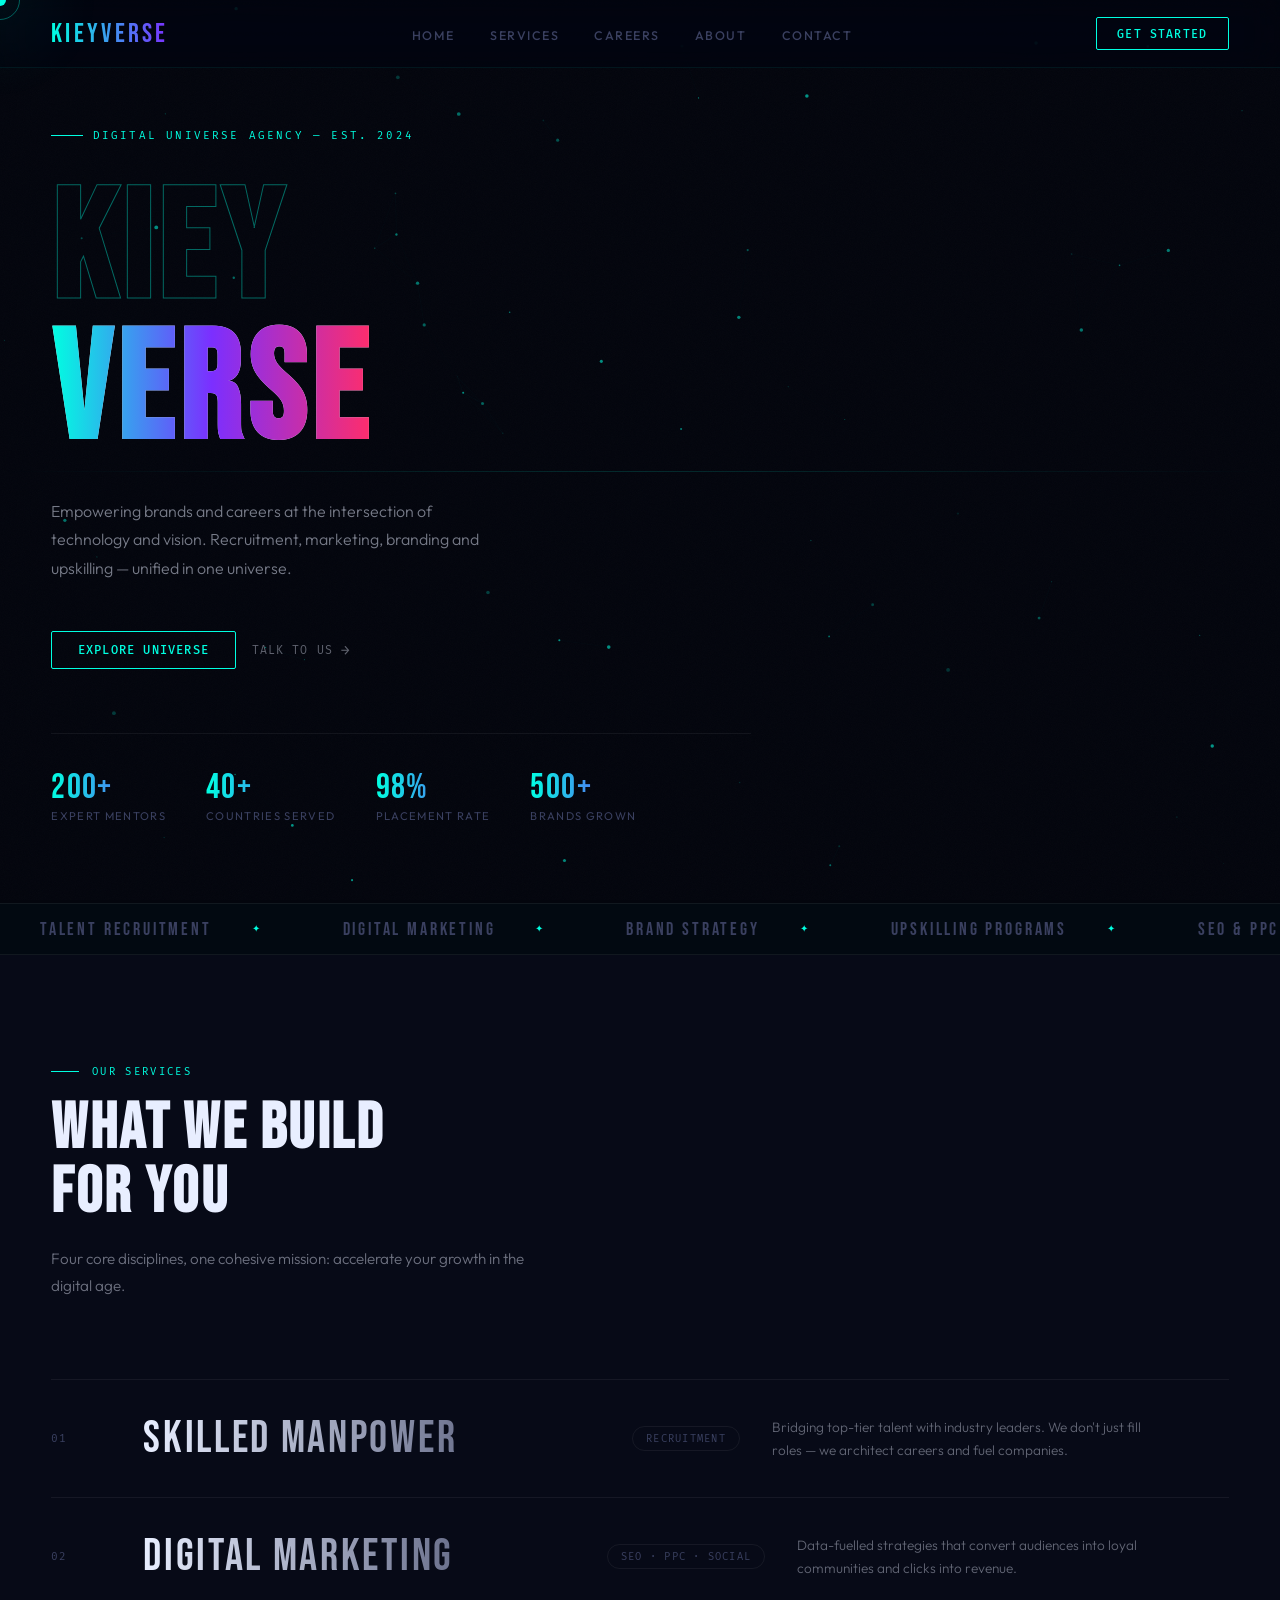
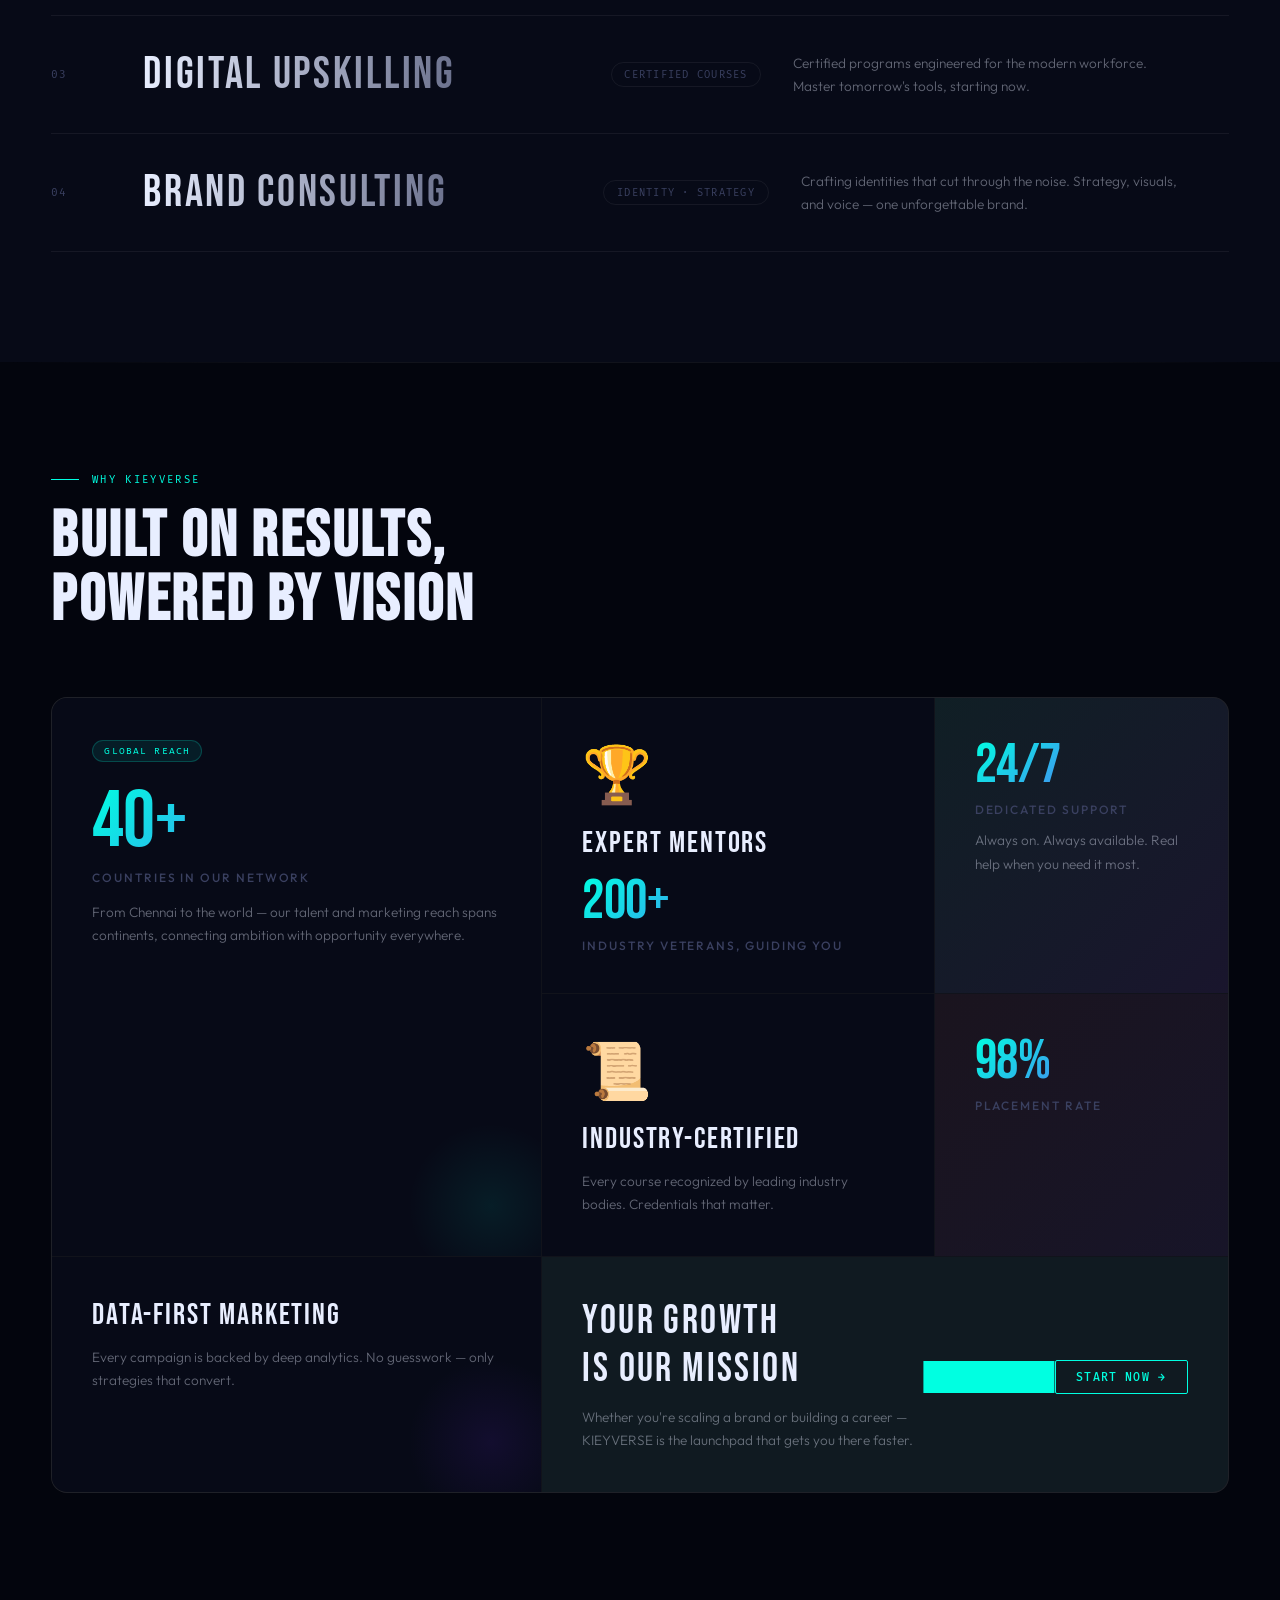
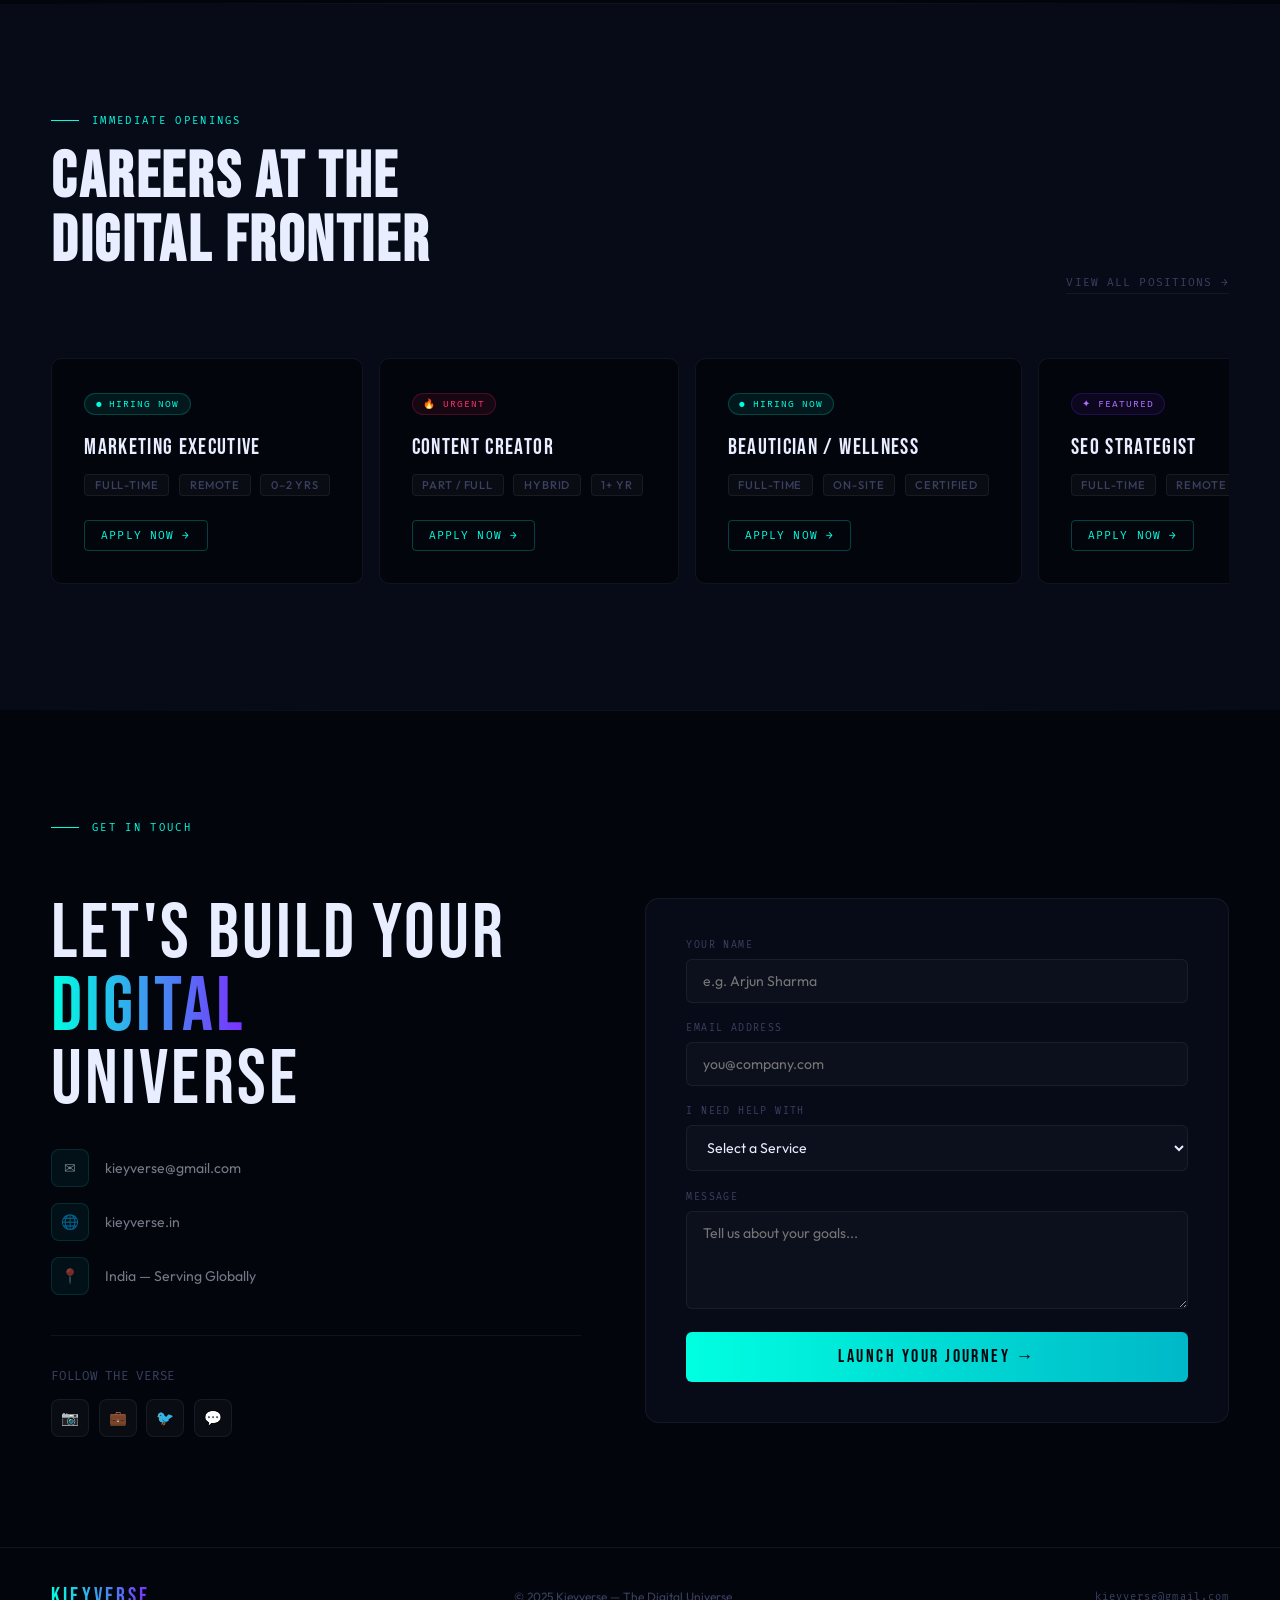
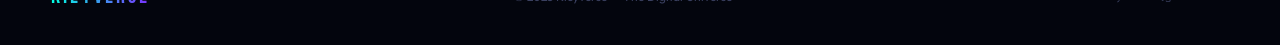
<file: index.html>
<!DOCTYPE html>
<html lang="en">
<head>
<meta charset="UTF-8">
<meta name="viewport" content="width=device-width, initial-scale=1.0">
<title>KIEYVERSE — Digital Universe</title>
<link href="https://fonts.googleapis.com/css2?family=Bebas+Neue&family=Outfit:wght@200;300;400;500;600&family=Fira+Mono:wght@400;500&display=swap" rel="stylesheet">
<style>
*{margin:0;padding:0;box-sizing:border-box;}
:root{
  --ink:#03050d;
  --ink2:#070a17;
  --c:#00ffe1;
  --c2:#7b2fff;
  --c3:#ff2d6b;
  --w:#e8eeff;
  --dim:#3a4060;
  --glass:rgba(255,255,255,0.03);
  --gb:rgba(255,255,255,0.06);
}
html{scroll-behavior:smooth;}
body{
  background:var(--ink);
  color:var(--w);
  font-family:'Outfit',sans-serif;
  overflow-x:hidden;
  cursor:none;
}

/* ── CURSOR ── */
#cur{
  position:fixed;width:12px;height:12px;
  background:var(--c);border-radius:50%;
  pointer-events:none;z-index:9999;
  mix-blend-mode:screen;
  transition:transform .08s;
  transform:translate(-50%,-50%);
}
#cur2{
  position:fixed;width:40px;height:40px;
  border:1px solid rgba(0,255,225,.35);
  border-radius:50%;pointer-events:none;z-index:9998;
  transform:translate(-50%,-50%);
  transition:width .25s,height .25s,border-color .25s;
}
#cur3{
  position:fixed;width:200px;height:200px;
  background:radial-gradient(circle,rgba(0,255,225,.04) 0%,transparent 70%);
  border-radius:50%;pointer-events:none;z-index:9997;
  transform:translate(-50%,-50%);
}

/* ── NOISE OVERLAY ── */
#noise{
  position:fixed;inset:0;z-index:1;
  opacity:.025;pointer-events:none;
  background-image:url("data:image/svg+xml,%3Csvg viewBox='0 0 256 256' xmlns='http://www.w3.org/2000/svg'%3E%3Cfilter id='n'%3E%3CfeTurbulence type='fractalNoise' baseFrequency='0.9' numOctaves='4' stitchTiles='stitch'/%3E%3C/filter%3E%3Crect width='100%25' height='100%25' filter='url(%23n)'/%3E%3C/svg%3E");
  background-size:200px 200px;
}

/* ── WEBGL CANVAS ── */
#bg-canvas{
  position:fixed;inset:0;z-index:0;
  pointer-events:none;
}

/* ── NAV ── */
nav{
  position:fixed;top:0;left:0;right:0;z-index:200;
  height:68px;padding:0 4%;
  display:flex;align-items:center;justify-content:space-between;
  background:rgba(3,5,13,.55);
  backdrop-filter:blur(24px) saturate(180%);
  border-bottom:1px solid rgba(0,255,225,.07);
}
.nlogo{
  font-family:'Bebas Neue',sans-serif;
  font-size:1.7rem;letter-spacing:.12em;
  background:linear-gradient(90deg,var(--c),var(--c2));
  -webkit-background-clip:text;-webkit-text-fill-color:transparent;
  background-clip:text;
}
.nlinks{display:flex;gap:2.2rem;list-style:none;}
.nlinks a{
  text-decoration:none;color:var(--dim);
  font-size:.78rem;font-weight:500;
  letter-spacing:.12em;text-transform:uppercase;
  transition:color .2s;position:relative;
}
.nlinks a::after{
  content:'';position:absolute;bottom:-4px;left:0;
  width:0;height:1px;background:var(--c);
  transition:width .3s;
}
.nlinks a:hover{color:var(--w);}
.nlinks a:hover::after{width:100%;}

.ncta{
  font-family:'Fira Mono',monospace;
  font-size:.72rem;font-weight:500;
  letter-spacing:.1em;text-transform:uppercase;
  padding:.55rem 1.3rem;
  border:1px solid var(--c);
  background:transparent;color:var(--c);
  border-radius:2px;
  cursor:none;text-decoration:none;
  position:relative;overflow:hidden;
  transition:color .3s;
}
.ncta::before{
  content:'';position:absolute;
  inset:0;background:var(--c);
  transform:translateX(-101%);
  transition:transform .3s cubic-bezier(.7,0,.3,1);
}
.ncta:hover{color:var(--ink);}
.ncta:hover::before{transform:translateX(0);}
.ncta span{position:relative;z-index:1;}

/* ── HERO ── */
#hero{
  min-height:100vh;
  display:flex;align-items:center;
  padding:120px 4% 80px;
  position:relative;z-index:2;
  overflow:hidden;
}

.hero-left{flex:1;max-width:700px;}

.eyebrow{
  display:inline-flex;align-items:center;gap:.6rem;
  font-family:'Fira Mono',monospace;
  font-size:.68rem;letter-spacing:.2em;
  text-transform:uppercase;color:var(--c);
  margin-bottom:2.5rem;
  animation:fadeSlide .8s ease both;
}
.eyebrow-line{
  width:32px;height:1px;background:var(--c);
  display:block;
}

.hero-h1{
  font-family:'Bebas Neue',sans-serif;
  font-size:clamp(5rem,12vw,10.5rem);
  line-height:.92;letter-spacing:.04em;
  margin-bottom:2rem;
  animation:fadeSlide .8s .1s ease both;
}
.h1-stroke{
  -webkit-text-stroke:1px rgba(0,255,225,.4);
  color:transparent;
  display:block;
}
.h1-fill{
  color:var(--w);display:block;
  position:relative;
}
.h1-fill::after{
  content:attr(data-text);
  position:absolute;top:0;left:0;
  background:linear-gradient(90deg,var(--c),var(--c2),var(--c3));
  -webkit-background-clip:text;-webkit-text-fill-color:transparent;
  background-clip:text;
  clip-path:inset(0 100% 0 0);
  transition:clip-path 1.2s cubic-bezier(.7,0,.3,1);
}
.h1-fill.reveal::after{clip-path:inset(0 0% 0 0);}

.hero-sub{
  font-size:1rem;font-weight:300;
  color:rgba(232,238,255,.5);
  line-height:1.8;max-width:460px;
  margin-bottom:3rem;
  animation:fadeSlide .8s .2s ease both;
}

.hero-ctas{
  display:flex;gap:1rem;flex-wrap:wrap;
  animation:fadeSlide .8s .3s ease both;
}

/* ── MARQUEE ── */
.marquee-wrap{
  overflow:hidden;
  border-top:1px solid var(--gb);
  border-bottom:1px solid var(--gb);
  background:rgba(0,255,225,.02);
  padding:.9rem 0;
  position:relative;z-index:2;
}
.marquee-track{
  display:flex;gap:0;
  animation:marquee 22s linear infinite;
  width:max-content;
}
.marquee-item{
  font-family:'Bebas Neue',sans-serif;
  font-size:1.1rem;letter-spacing:.16em;
  color:var(--dim);padding:0 2.5rem;
  white-space:nowrap;
  display:flex;align-items:center;gap:2.5rem;
}
.marquee-item::after{
  content:'✦';color:var(--c);font-size:.6rem;
}
@keyframes marquee{from{transform:translateX(0);}to{transform:translateX(-50%);}}

/* ── SECTION COMMONS ── */
.s-wrap{padding:110px 4%;position:relative;z-index:2;}
.s-label{
  font-family:'Fira Mono',monospace;
  font-size:.66rem;letter-spacing:.22em;
  text-transform:uppercase;color:var(--c);
  display:flex;align-items:center;gap:.8rem;
  margin-bottom:1.2rem;
}
.s-label::before{content:'';display:block;width:28px;height:1px;background:var(--c);}
.s-title{
  font-family:'Bebas Neue',sans-serif;
  font-size:clamp(2.5rem,5vw,4.5rem);
  letter-spacing:.04em;line-height:1;
  margin-bottom:1.2rem;
}
.s-desc{
  font-size:.95rem;color:rgba(232,238,255,.45);
  font-weight:300;line-height:1.8;max-width:480px;
}

/* ── SERVICES: LARGE HOVER CARDS ── */
#services{background:var(--ink2);}

.services-list{
  margin-top:5rem;
  display:flex;flex-direction:column;
  border-top:1px solid var(--gb);
}
.svc-row{
  display:grid;
  grid-template-columns:60px 1fr auto 1fr;
  align-items:center;gap:2rem;
  padding:2rem 0;
  border-bottom:1px solid var(--gb);
  position:relative;overflow:hidden;
  cursor:none;
  transition:padding .4s cubic-bezier(.7,0,.3,1);
}
.svc-row::before{
  content:'';position:absolute;
  left:0;top:0;bottom:0;width:3px;
  background:linear-gradient(180deg,var(--c),var(--c2));
  transform:scaleY(0);transform-origin:bottom;
  transition:transform .4s cubic-bezier(.7,0,.3,1);
}
.svc-row:hover::before{transform:scaleY(1);}
.svc-row:hover{padding-left:1.5rem;}

.svc-num{
  font-family:'Fira Mono',monospace;
  font-size:.7rem;color:var(--dim);letter-spacing:.1em;
}
.svc-name{
  font-family:'Bebas Neue',sans-serif;
  font-size:clamp(1.8rem,3.5vw,3rem);
  letter-spacing:.06em;
  background:linear-gradient(90deg,var(--w),var(--dim));
  -webkit-background-clip:text;-webkit-text-fill-color:transparent;
  background-clip:text;
  transition:background .4s;
}
.svc-row:hover .svc-name{
  background:linear-gradient(90deg,var(--c),var(--c2));
  -webkit-background-clip:text;background-clip:text;
}
.svc-tag{
  font-family:'Fira Mono',monospace;
  font-size:.65rem;color:var(--dim);
  letter-spacing:.12em;text-transform:uppercase;
  padding:.3rem .8rem;
  border:1px solid var(--gb);
  border-radius:100px;
  white-space:nowrap;
}
.svc-desc{
  font-size:.85rem;color:rgba(232,238,255,.4);
  font-weight:300;line-height:1.7;
  max-width:380px;
}
.svc-icon{
  position:absolute;right:5%;top:50%;transform:translateY(-50%);
  font-size:3rem;opacity:0;
  transition:opacity .4s,transform .4s;
}
.svc-row:hover .svc-icon{opacity:.15;transform:translateY(-50%) scale(1.2);}

/* ── BENTO GRID (WHY US) ── */
#why-us{background:var(--ink);}

.bento-grid{
  display:grid;
  grid-template-columns:repeat(12,1fr);
  grid-template-rows:auto;
  gap:1px;
  background:var(--gb);
  border:1px solid var(--gb);
  border-radius:16px;
  overflow:hidden;
  margin-top:4rem;
}

.bento-cell{
  background:var(--ink2);
  padding:2.5rem;
  position:relative;overflow:hidden;
  opacity:0;transform:scale(.97);
  transition:opacity .6s,transform .6s,background .3s;
}
.bento-cell.vis{opacity:1;transform:scale(1);}
.bento-cell:hover{background:rgba(10,14,32,.98);}

.b1{grid-column:span 5;grid-row:span 2;}
.b2{grid-column:span 4;}
.b3{grid-column:span 3;}
.b4{grid-column:span 4;}
.b5{grid-column:span 3;}
.b6{grid-column:span 5;}
.b7{grid-column:span 7;}

.bento-stat{
  font-family:'Bebas Neue',sans-serif;
  font-size:5rem;letter-spacing:-.01em;line-height:1;
  background:linear-gradient(135deg,var(--c),var(--c2));
  -webkit-background-clip:text;-webkit-text-fill-color:transparent;
  background-clip:text;
  margin-bottom:.5rem;
}
.bento-label{
  font-size:.75rem;letter-spacing:.16em;
  text-transform:uppercase;color:var(--dim);
  font-weight:500;
}
.bento-title{
  font-family:'Bebas Neue',sans-serif;
  font-size:1.9rem;letter-spacing:.06em;
  margin-bottom:.8rem;
}
.bento-body{
  font-size:.85rem;color:rgba(232,238,255,.4);
  font-weight:300;line-height:1.7;
}
.bento-icon{
  font-size:3.5rem;margin-bottom:1rem;
  display:block;
}
.bento-glow{
  position:absolute;bottom:-40px;right:-40px;
  width:180px;height:180px;
  background:radial-gradient(circle,rgba(0,255,225,.08),transparent 65%);
  border-radius:50%;pointer-events:none;
}
.bento-glow2{
  background:radial-gradient(circle,rgba(123,47,255,.1),transparent 65%);
}
.bento-badge{
  display:inline-block;
  font-family:'Fira Mono',monospace;
  font-size:.6rem;letter-spacing:.12em;
  text-transform:uppercase;
  padding:.25rem .7rem;
  background:rgba(0,255,225,.08);
  border:1px solid rgba(0,255,225,.2);
  color:var(--c);border-radius:100px;
  margin-bottom:1.2rem;
}

/* ── JOBS ── */
#careers{background:var(--ink2);}

.jobs-header{
  display:flex;align-items:flex-end;
  justify-content:space-between;gap:2rem;flex-wrap:wrap;
  margin-bottom:4rem;
}

.jobs-scroll{
  display:flex;gap:1rem;
  overflow-x:auto;padding-bottom:1rem;
  scrollbar-width:none;
}
.jobs-scroll::-webkit-scrollbar{display:none;}

.job-card{
  min-width:300px;
  background:var(--ink);
  border:1px solid var(--gb);
  border-radius:10px;
  padding:2rem;
  flex-shrink:0;
  position:relative;overflow:hidden;
  cursor:none;
  transition:border-color .3s,transform .3s;
  opacity:0;transform:translateX(30px);
  transition:opacity .5s,transform .5s,border-color .3s;
}
.job-card.vis{opacity:1;transform:translateX(0);}
.job-card:hover{border-color:rgba(0,255,225,.25);transform:translateY(-4px);}
.job-card::after{
  content:'';position:absolute;
  top:0;left:0;right:0;height:2px;
  background:linear-gradient(90deg,var(--c),var(--c2));
  transform:scaleX(0);transform-origin:left;
  transition:transform .4s cubic-bezier(.7,0,.3,1);
}
.job-card:hover::after{transform:scaleX(1);}

.jbadge{
  display:inline-block;
  font-family:'Fira Mono',monospace;
  font-size:.6rem;letter-spacing:.1em;
  text-transform:uppercase;
  padding:.25rem .65rem;
  border-radius:100px;
  margin-bottom:1.2rem;
}
.jbadge.live{background:rgba(0,255,225,.08);color:var(--c);border:1px solid rgba(0,255,225,.2);}
.jbadge.hot{background:rgba(255,45,107,.08);color:var(--c3);border:1px solid rgba(255,45,107,.2);}
.jbadge.new{background:rgba(123,47,255,.08);color:#b16fff;border:1px solid rgba(123,47,255,.2);}

.jname{
  font-family:'Bebas Neue',sans-serif;
  font-size:1.4rem;letter-spacing:.06em;
  margin-bottom:.8rem;
}
.jmeta{
  display:flex;gap:.6rem;flex-wrap:wrap;
  margin-bottom:1.5rem;
}
.jmeta span{
  font-size:.7rem;font-weight:500;
  letter-spacing:.08em;text-transform:uppercase;
  color:var(--dim);
  padding:.2rem .6rem;
  background:var(--glass);
  border:1px solid var(--gb);
  border-radius:4px;
}
.apply-btn{
  font-family:'Fira Mono',monospace;
  font-size:.7rem;letter-spacing:.1em;
  text-transform:uppercase;
  color:var(--c);
  background:transparent;
  border:1px solid rgba(0,255,225,.25);
  border-radius:4px;
  padding:.5rem 1rem;
  cursor:none;
  text-decoration:none;
  display:inline-block;
  transition:background .3s,box-shadow .3s;
}
.apply-btn:hover{
  background:rgba(0,255,225,.08);
  box-shadow:0 0 18px rgba(0,255,225,.15);
}

/* ── CONTACT ── */
#contact{background:var(--ink);}

.contact-grid{
  display:grid;
  grid-template-columns:1fr 1.1fr;
  gap:4rem;
  align-items:start;
  margin-top:4rem;
}

.contact-left{}
.contact-tagline{
  font-family:'Bebas Neue',sans-serif;
  font-size:clamp(3rem,6vw,5.5rem);
  letter-spacing:.04em;
  line-height:.95;
  margin-bottom:2rem;
}
.contact-tagline .g{
  background:linear-gradient(90deg,var(--c),var(--c2));
  -webkit-background-clip:text;-webkit-text-fill-color:transparent;
  background-clip:text;
}

.contact-detail{
  display:flex;align-items:center;gap:1rem;
  font-size:.88rem;color:rgba(232,238,255,.5);
  margin-bottom:1rem;
}
.contact-detail .ico{
  width:38px;height:38px;
  background:rgba(0,255,225,.05);
  border:1px solid rgba(0,255,225,.12);
  border-radius:8px;
  display:flex;align-items:center;justify-content:center;
  font-size:.9rem;flex-shrink:0;
}

.form-box{
  background:var(--ink2);
  border:1px solid var(--gb);
  border-radius:14px;
  padding:2.5rem;
}
.fg{margin-bottom:1.2rem;}
.fg label{
  display:block;
  font-family:'Fira Mono',monospace;
  font-size:.62rem;letter-spacing:.14em;
  text-transform:uppercase;
  color:var(--dim);margin-bottom:.5rem;
}
.fg input,.fg textarea,.fg select{
  width:100%;
  background:rgba(255,255,255,.025);
  border:1px solid var(--gb);
  border-radius:6px;
  color:var(--w);
  font-family:'Outfit',sans-serif;
  font-size:.88rem;
  padding:.75rem 1rem;
  outline:none;
  transition:border-color .2s,box-shadow .2s;
  resize:vertical;
}
.fg input:focus,.fg textarea:focus,.fg select:focus{
  border-color:rgba(0,255,225,.3);
  box-shadow:0 0 0 3px rgba(0,255,225,.05);
}
.fg select option{background:#07091a;}
.submit-btn{
  width:100%;padding:.9rem;
  background:linear-gradient(90deg,var(--c),#00b8c8);
  color:var(--ink);
  font-family:'Bebas Neue',sans-serif;
  font-size:1.1rem;letter-spacing:.14em;
  border:none;border-radius:6px;
  cursor:none;
  transition:box-shadow .3s,transform .2s;
  position:relative;overflow:hidden;
}
.submit-btn:hover{
  box-shadow:0 0 40px rgba(0,255,225,.35),0 0 80px rgba(0,255,225,.1);
  transform:translateY(-1px);
}

/* ── FOOTER ── */
footer{
  border-top:1px solid var(--gb);
  padding:2.2rem 4%;
  display:flex;align-items:center;
  justify-content:space-between;
  flex-wrap:wrap;gap:1rem;
  position:relative;z-index:2;
  background:var(--ink);
}
.flogo{
  font-family:'Bebas Neue',sans-serif;
  font-size:1.4rem;letter-spacing:.14em;
  background:linear-gradient(90deg,var(--c),var(--c2));
  -webkit-background-clip:text;-webkit-text-fill-color:transparent;
  background-clip:text;
}
footer p{font-size:.75rem;color:var(--dim);}
.socials{display:flex;gap:.5rem;}
.socials a{
  width:34px;height:34px;
  background:var(--glass);
  border:1px solid var(--gb);
  border-radius:6px;
  display:flex;align-items:center;justify-content:center;
  text-decoration:none;font-size:.85rem;
  transition:border-color .2s,background .2s;
}
.socials a:hover{
  border-color:rgba(0,255,225,.3);
  background:rgba(0,255,225,.06);
}

/* ── DIVIDER ── */
.div{
  height:1px;
  background:linear-gradient(90deg,transparent,var(--gb) 30%,var(--gb) 70%,transparent);
  position:relative;z-index:2;
}

/* ── SCROLL PROGRESS ── */
#scroll-bar{
  position:fixed;top:0;left:0;height:2px;
  background:linear-gradient(90deg,var(--c),var(--c2),var(--c3));
  z-index:300;width:0%;
  transition:width .1s linear;
}

/* ── HERO TICKER ── */
.hero-ticker{
  display:flex;gap:2.5rem;flex-wrap:wrap;
  margin-top:4rem;padding-top:2rem;
  border-top:1px solid var(--gb);
  animation:fadeSlide .8s .5s ease both;
}
.ticker-item{text-align:left;}
.ticker-num{
  font-family:'Bebas Neue',sans-serif;
  font-size:2.2rem;letter-spacing:.04em;
  background:linear-gradient(90deg,var(--c),var(--c2));
  -webkit-background-clip:text;-webkit-text-fill-color:transparent;
  background-clip:text;
}
.ticker-lbl{
  font-size:.7rem;letter-spacing:.12em;
  text-transform:uppercase;color:var(--dim);
}

/* ── ANIMATIONS ── */
@keyframes fadeSlide{
  from{opacity:0;transform:translateY(22px);}
  to{opacity:1;transform:translateY(0);}
}
@keyframes scan{
  0%{transform:translateY(-100%);}
  100%{transform:translateY(100vh);}
}

/* scanline hero */
#hero::before{
  content:'';position:absolute;
  left:0;right:0;height:1px;
  background:linear-gradient(90deg,transparent,rgba(0,255,225,.15),transparent);
  animation:scan 8s linear infinite;
  z-index:1;pointer-events:none;
}

/* ── SPLIT TEXT REVEAL ── */
.reveal-wrap{overflow:hidden;}
.reveal-inner{
  display:block;
  transform:translateY(100%);
  transition:transform .7s cubic-bezier(.7,0,.3,1);
}
.reveal-inner.shown{transform:translateY(0);}

/* ── RESPONSIVE ── */
@media(max-width:900px){
  .nlinks,.ncta-wrap{display:none;}
  .svc-row{grid-template-columns:40px 1fr;gap:1rem;}
  .svc-tag,.svc-desc{display:none;}
  .bento-grid{grid-template-columns:1fr 1fr;}
  .b1,.b2,.b3,.b4,.b5,.b6,.b7{grid-column:span 2;}
  .contact-grid{grid-template-columns:1fr;}
}
@media(max-width:580px){
  .bento-grid{grid-template-columns:1fr;}
  .b1,.b2,.b3,.b4,.b5,.b6,.b7{grid-column:span 1;}
  .hero-h1{font-size:5rem;}
}
</style>
</head>
<body>

<!-- FX layers -->
<div id="noise"></div>
<canvas id="bg-canvas"></canvas>
<div id="scroll-bar"></div>
<div id="cur"></div>
<div id="cur2"></div>
<div id="cur3"></div>

<!-- NAV -->
<nav>
  <div class="nlogo">KIEYVERSE</div>
  <ul class="nlinks">
    <li><a href="#hero">Home</a></li>
    <li><a href="#services">Services</a></li>
    <li><a href="#careers">Careers</a></li>
    <li><a href="#why-us">About</a></li>
    <li><a href="#contact">Contact</a></li>
  </ul>
  <a href="#contact" class="ncta"><span>Get Started</span></a>
</nav>

<!-- HERO -->
<section id="hero">
  <div class="hero-left">
    <div class="eyebrow"><span class="eyebrow-line"></span> Digital Universe Agency — Est. 2024</div>
    <h1 class="hero-h1">
      <span class="h1-stroke">KIEY</span>
      <span class="h1-fill" data-text="VERSE">VERSE</span>
    </h1>
    <p class="hero-sub">Empowering brands and careers at the intersection of technology and vision. Recruitment, marketing, branding and upskilling — unified in one universe.</p>
    <div class="hero-ctas">
      <a href="#services" class="ncta" style="font-size:.75rem;padding:.7rem 1.6rem;"><span>Explore Universe</span></a>
      <a href="#contact" style="
        font-family:'Fira Mono',monospace;font-size:.72rem;
        letter-spacing:.1em;text-transform:uppercase;
        color:rgba(232,238,255,.4);text-decoration:none;
        display:flex;align-items:center;gap:.5rem;
        padding:.55rem 0;
        transition:color .2s;
      " onmouseover="this.style.color='#e8eeff'" onmouseout="this.style.color='rgba(232,238,255,.4)'">
        Talk to us <span style="font-size:.9rem;">→</span>
      </a>
    </div>
    <div class="hero-ticker">
      <div class="ticker-item">
        <div class="ticker-num" data-count="200">0+</div>
        <div class="ticker-lbl">Expert Mentors</div>
      </div>
      <div class="ticker-item">
        <div class="ticker-num" data-count="40">0+</div>
        <div class="ticker-lbl">Countries Served</div>
      </div>
      <div class="ticker-item">
        <div class="ticker-num" data-count="98">0%</div>
        <div class="ticker-lbl">Placement Rate</div>
      </div>
      <div class="ticker-item">
        <div class="ticker-num" data-count="500">0+</div>
        <div class="ticker-lbl">Brands Grown</div>
      </div>
    </div>
  </div>
</section>

<!-- MARQUEE -->
<div class="marquee-wrap" aria-hidden="true">
  <div class="marquee-track">
    <div class="marquee-item">Talent Recruitment</div>
    <div class="marquee-item">Digital Marketing</div>
    <div class="marquee-item">Brand Strategy</div>
    <div class="marquee-item">Upskilling Programs</div>
    <div class="marquee-item">SEO & PPC</div>
    <div class="marquee-item">Career Growth</div>
    <div class="marquee-item">Digital Universe</div>
    <div class="marquee-item">Talent Recruitment</div>
    <div class="marquee-item">Digital Marketing</div>
    <div class="marquee-item">Brand Strategy</div>
    <div class="marquee-item">Upskilling Programs</div>
    <div class="marquee-item">SEO & PPC</div>
    <div class="marquee-item">Career Growth</div>
    <div class="marquee-item">Digital Universe</div>
  </div>
</div>

<!-- SERVICES -->
<section id="services" class="s-wrap">
  <div class="s-label">Our Services</div>
  <h2 class="s-title">WHAT WE BUILD<br>FOR YOU</h2>
  <p class="s-desc">Four core disciplines, one cohesive mission: accelerate your growth in the digital age.</p>

  <div class="services-list">
    <div class="svc-row">
      <span class="svc-num">01</span>
      <span class="svc-name">Skilled Manpower</span>
      <span class="svc-tag">Recruitment</span>
      <span class="svc-desc">Bridging top-tier talent with industry leaders. We don't just fill roles — we architect careers and fuel companies.</span>
      <span class="svc-icon">🌐</span>
    </div>
    <div class="svc-row">
      <span class="svc-num">02</span>
      <span class="svc-name">Digital Marketing</span>
      <span class="svc-tag">SEO · PPC · Social</span>
      <span class="svc-desc">Data-fuelled strategies that convert audiences into loyal communities and clicks into revenue.</span>
      <span class="svc-icon">📡</span>
    </div>
    <div class="svc-row">
      <span class="svc-num">03</span>
      <span class="svc-name">Digital Upskilling</span>
      <span class="svc-tag">Certified Courses</span>
      <span class="svc-desc">Certified programs engineered for the modern workforce. Master tomorrow's tools, starting now.</span>
      <span class="svc-icon">🚀</span>
    </div>
    <div class="svc-row">
      <span class="svc-num">04</span>
      <span class="svc-name">Brand Consulting</span>
      <span class="svc-tag">Identity · Strategy</span>
      <span class="svc-desc">Crafting identities that cut through the noise. Strategy, visuals, and voice — one unforgettable brand.</span>
      <span class="svc-icon">💎</span>
    </div>
  </div>
</section>

<div class="div"></div>

<!-- WHY US — BENTO -->
<section id="why-us" class="s-wrap">
  <div class="s-label">Why KIEYVERSE</div>
  <h2 class="s-title">BUILT ON RESULTS,<br>POWERED BY VISION</h2>

  <div class="bento-grid">

    <div class="bento-cell b1">
      <div class="bento-badge">Global Reach</div>
      <div class="bento-stat">40+</div>
      <div class="bento-label">Countries in Our Network</div>
      <p class="bento-body" style="margin-top:1rem;">From Chennai to the world — our talent and marketing reach spans continents, connecting ambition with opportunity everywhere.</p>
      <div class="bento-glow"></div>
    </div>

    <div class="bento-cell b2">
      <span class="bento-icon">🏆</span>
      <div class="bento-title">EXPERT MENTORS</div>
      <div class="bento-stat" style="font-size:3.5rem;">200+</div>
      <div class="bento-label">Industry veterans, guiding you</div>
    </div>

    <div class="bento-cell b3" style="background:linear-gradient(135deg,rgba(0,255,225,.05),rgba(123,47,255,.08));">
      <div class="bento-stat" style="font-size:3.5rem;">24/7</div>
      <div class="bento-label">Dedicated Support</div>
      <p class="bento-body" style="margin-top:.75rem;">Always on. Always available. Real help when you need it most.</p>
    </div>

    <div class="bento-cell b4">
      <span class="bento-icon">📜</span>
      <div class="bento-title">INDUSTRY-CERTIFIED</div>
      <p class="bento-body">Every course recognized by leading industry bodies. Credentials that matter.</p>
    </div>

    <div class="bento-cell b5" style="background:linear-gradient(135deg,rgba(255,45,107,.04),rgba(123,47,255,.06));">
      <div class="bento-stat" style="font-size:3.5rem;">98%</div>
      <div class="bento-label">Placement Rate</div>
    </div>

    <div class="bento-cell b6">
      <div class="bento-title">DATA-FIRST MARKETING</div>
      <p class="bento-body">Every campaign is backed by deep analytics. No guesswork — only strategies that convert.</p>
      <div class="bento-glow bento-glow2"></div>
    </div>

    <div class="bento-cell b7" style="background:rgba(0,255,225,.03);">
      <div style="display:flex;align-items:center;gap:2rem;flex-wrap:wrap;">
        <div>
          <div class="bento-title" style="font-size:2.5rem;">YOUR GROWTH<br>IS OUR MISSION</div>
          <p class="bento-body" style="max-width:380px;margin-top:.8rem;">Whether you're scaling a brand or building a career — KIEYVERSE is the launchpad that gets you there faster.</p>
        </div>
        <div style="margin-left:auto;">
          <a href="#contact" class="ncta"><span>Start Now →</span></a>
        </div>
      </div>
    </div>

  </div>
</section>

<div class="div"></div>

<!-- CAREERS -->
<section id="careers" class="s-wrap">
  <div class="jobs-header">
    <div>
      <div class="s-label">Immediate Openings</div>
      <h2 class="s-title">CAREERS AT THE<br>DIGITAL FRONTIER</h2>
    </div>
    <a href="#contact" style="
      font-family:'Fira Mono',monospace;font-size:.7rem;
      letter-spacing:.1em;text-transform:uppercase;
      color:var(--dim);text-decoration:none;
      border-bottom:1px solid var(--gb);padding-bottom:.2rem;
      transition:color .2s,border-color .2s;
    " onmouseover="this.style.color='#00ffe1';this.style.borderColor='rgba(0,255,225,.4)'" 
       onmouseout="this.style.color='var(--dim)';this.style.borderColor='var(--gb)'">View All Positions →</a>
  </div>

  <div class="jobs-scroll">
    <div class="job-card">
      <div class="jbadge live">● Hiring Now</div>
      <div class="jname">Marketing Executive</div>
      <div class="jmeta"><span>Full-Time</span><span>Remote</span><span>0–2 yrs</span></div>
      <a href="#contact" class="apply-btn">Apply Now →</a>
    </div>
    <div class="job-card">
      <div class="jbadge hot">🔥 Urgent</div>
      <div class="jname">Content Creator</div>
      <div class="jmeta"><span>Part / Full</span><span>Hybrid</span><span>1+ yr</span></div>
      <a href="#contact" class="apply-btn">Apply Now →</a>
    </div>
    <div class="job-card">
      <div class="jbadge live">● Hiring Now</div>
      <div class="jname">Beautician / Wellness</div>
      <div class="jmeta"><span>Full-Time</span><span>On-site</span><span>Certified</span></div>
      <a href="#contact" class="apply-btn">Apply Now →</a>
    </div>
    <div class="job-card">
      <div class="jbadge new">✦ Featured</div>
      <div class="jname">SEO Strategist</div>
      <div class="jmeta"><span>Full-Time</span><span>Remote</span><span>2+ yrs</span></div>
      <a href="#contact" class="apply-btn">Apply Now →</a>
    </div>
    <div class="job-card">
      <div class="jbadge hot">🔥 Urgent</div>
      <div class="jname">Brand Design Consultant</div>
      <div class="jmeta"><span>Contract</span><span>Hybrid</span><span>Portfolio req.</span></div>
      <a href="#contact" class="apply-btn">Apply Now →</a>
    </div>
    <div class="job-card">
      <div class="jbadge live">● Hiring Now</div>
      <div class="jname">HR & Talent Acquisition</div>
      <div class="jmeta"><span>Full-Time</span><span>On-site</span><span>1+ yr</span></div>
      <a href="#contact" class="apply-btn">Apply Now →</a>
    </div>
  </div>
</section>

<div class="div"></div>

<!-- CONTACT -->
<section id="contact" class="s-wrap">
  <div class="s-label">Get In Touch</div>

  <div class="contact-grid">
    <div class="contact-left">
      <div class="contact-tagline">
        LET'S BUILD YOUR<br><span class="g">DIGITAL</span><br>UNIVERSE
      </div>

      <div class="contact-detail"><div class="ico">✉</div>kieyverse@gmail.com</div>
      <div class="contact-detail"><div class="ico">🌐</div>kieyverse.in</div>
      <div class="contact-detail"><div class="ico">📍</div>India — Serving Globally</div>

      <div style="margin-top:2.5rem;padding-top:2rem;border-top:1px solid var(--gb);">
        <p style="font-size:.78rem;color:var(--dim);letter-spacing:.06em;margin-bottom:1rem;font-family:'Fira Mono',monospace;text-transform:uppercase;">Follow the Verse</p>
        <div class="socials" style="display:flex;gap:.6rem;">
          <a href="#" style="width:38px;height:38px;background:var(--glass);border:1px solid var(--gb);border-radius:8px;display:flex;align-items:center;justify-content:center;text-decoration:none;font-size:.9rem;transition:border-color .2s,background .2s;" onmouseover="this.style.borderColor='rgba(0,255,225,.3)';this.style.background='rgba(0,255,225,.06)'" onmouseout="this.style.borderColor='var(--gb)';this.style.background='var(--glass)'">📷</a>
          <a href="#" style="width:38px;height:38px;background:var(--glass);border:1px solid var(--gb);border-radius:8px;display:flex;align-items:center;justify-content:center;text-decoration:none;font-size:.9rem;transition:border-color .2s,background .2s;" onmouseover="this.style.borderColor='rgba(0,255,225,.3)';this.style.background='rgba(0,255,225,.06)'" onmouseout="this.style.borderColor='var(--gb)';this.style.background='var(--glass)'">💼</a>
          <a href="#" style="width:38px;height:38px;background:var(--glass);border:1px solid var(--gb);border-radius:8px;display:flex;align-items:center;justify-content:center;text-decoration:none;font-size:.9rem;transition:border-color .2s,background .2s;" onmouseover="this.style.borderColor='rgba(0,255,225,.3)';this.style.background='rgba(0,255,225,.06)'" onmouseout="this.style.borderColor='var(--gb)';this.style.background='var(--glass)'">🐦</a>
          <a href="#" style="width:38px;height:38px;background:var(--glass);border:1px solid var(--gb);border-radius:8px;display:flex;align-items:center;justify-content:center;text-decoration:none;font-size:.9rem;transition:border-color .2s,background .2s;" onmouseover="this.style.borderColor='rgba(0,255,225,.3)';this.style.background='rgba(0,255,225,.06)'" onmouseout="this.style.borderColor='var(--gb)';this.style.background='var(--glass)'">💬</a>
        </div>
      </div>
    </div>

    <div class="form-box">
      <div class="fg"><label>Your Name</label><input type="text" placeholder="e.g. Arjun Sharma"></div>
      <div class="fg"><label>Email Address</label><input type="email" placeholder="you@company.com"></div>
      <div class="fg">
        <label>I Need Help With</label>
        <select>
          <option value="">Select a Service</option>
          <option>Skilled Manpower Recruitment</option>
          <option>Digital Marketing</option>
          <option>Digital Upskilling</option>
          <option>Branding Consultation</option>
          <option>Career Opportunity</option>
        </select>
      </div>
      <div class="fg"><label>Message</label><textarea rows="4" placeholder="Tell us about your goals..."></textarea></div>
      <button class="submit-btn">LAUNCH YOUR JOURNEY →</button>
    </div>
  </div>
</section>

<footer>
  <div class="flogo">KIEYVERSE</div>
  <p>© 2025 Kieyverse — The Digital Universe</p>
  <div style="font-family:'Fira Mono',monospace;font-size:.65rem;color:var(--dim);letter-spacing:.1em;">kieyverse@gmail.com</div>
</footer>

<script>
/* ── CURSOR ── */
const cur=document.getElementById('cur'),cur2=document.getElementById('cur2'),cur3=document.getElementById('cur3');
let mx=0,my=0,r2x=0,r2y=0,r3x=0,r3y=0;
document.addEventListener('mousemove',e=>{mx=e.clientX;my=e.clientY;});
function animCur(){
  cur.style.left=mx+'px';cur.style.top=my+'px';
  r2x+=(mx-r2x)*.14;r2y+=(my-r2y)*.14;
  cur2.style.left=r2x+'px';cur2.style.top=r2y+'px';
  r3x+=(mx-r3x)*.06;r3y+=(my-r3y)*.06;
  cur3.style.left=r3x+'px';cur3.style.top=r3y+'px';
  requestAnimationFrame(animCur);
}
animCur();
document.querySelectorAll('a,button,.svc-row,.job-card').forEach(el=>{
  el.addEventListener('mouseenter',()=>{
    cur2.style.width='60px';cur2.style.height='60px';
    cur2.style.borderColor='rgba(0,255,225,.7)';
  });
  el.addEventListener('mouseleave',()=>{
    cur2.style.width='40px';cur2.style.height='40px';
    cur2.style.borderColor='rgba(0,255,225,.35)';
  });
});

/* ── SCROLL PROGRESS ── */
window.addEventListener('scroll',()=>{
  const pct=(window.scrollY/(document.body.scrollHeight-window.innerHeight))*100;
  document.getElementById('scroll-bar').style.width=pct+'%';
});

/* ── CANVAS PARTICLE FIELD ── */
const canvas=document.getElementById('bg-canvas');
const ctx=canvas.getContext('2d');
let W,H,pts=[],lines=[];
function resize(){W=canvas.width=window.innerWidth;H=canvas.height=window.innerHeight;}
resize();window.addEventListener('resize',()=>{resize();initPts();});

function initPts(){
  pts=[];
  const n=Math.floor(W*H/18000);
  for(let i=0;i<n;i++){
    pts.push({
      x:Math.random()*W,y:Math.random()*H,
      vx:(Math.random()-.5)*.35,vy:(Math.random()-.5)*.35,
      r:Math.random()*1.5+.4,
      alpha:Math.random()*.5+.1
    });
  }
}
initPts();

function drawFrame(){
  ctx.clearRect(0,0,W,H);

  // Move & draw points
  for(let p of pts){
    p.x+=p.vx;p.y+=p.vy;
    if(p.x<0||p.x>W)p.vx*=-1;
    if(p.y<0||p.y>H)p.vy*=-1;
    ctx.beginPath();
    ctx.arc(p.x,p.y,p.r,0,Math.PI*2);
    ctx.fillStyle=`rgba(0,255,225,${p.alpha})`;
    ctx.fill();
  }

  // Connection lines
  for(let i=0;i<pts.length;i++){
    for(let j=i+1;j<pts.length;j++){
      const dx=pts[i].x-pts[j].x,dy=pts[i].y-pts[j].y;
      const d=Math.sqrt(dx*dx+dy*dy);
      if(d<120){
        ctx.beginPath();
        ctx.moveTo(pts[i].x,pts[i].y);
        ctx.lineTo(pts[j].x,pts[j].y);
        ctx.strokeStyle=`rgba(0,255,225,${.06*(1-d/120)})`;
        ctx.lineWidth=.5;
        ctx.stroke();
      }
    }
  }

  // Cursor repulsion
  for(let p of pts){
    const dx=p.x-mx,dy=p.y-my,d=Math.sqrt(dx*dx+dy*dy);
    if(d<100){
      p.x+=dx/d*1.5;p.y+=dy/d*1.5;
    }
  }

  requestAnimationFrame(drawFrame);
}
drawFrame();

/* ── INTERSECTION OBSERVER ── */
const io=new IntersectionObserver(entries=>{
  entries.forEach(e=>{
    if(e.isIntersecting){
      e.target.classList.add('vis');
      if(e.target.classList.contains('reveal-inner'))e.target.classList.add('shown');
    }
  });
},{threshold:.1});
document.querySelectorAll('.bento-cell,.job-card').forEach(el=>io.observe(el));

/* ── HERO TEXT REVEAL ── */
setTimeout(()=>{
  document.querySelector('.h1-fill').classList.add('reveal');
},600);

/* ── NUMBER COUNTERS ── */
function animateCount(el,target,suffix){
  let start=0;
  const step=target/60;
  const t=setInterval(()=>{
    start+=step;
    if(start>=target){start=target;clearInterval(t);}
    el.textContent=Math.floor(start)+suffix;
  },18);
}
const cio=new IntersectionObserver(entries=>{
  entries.forEach(e=>{
    if(e.isIntersecting){
      const cnt=parseInt(e.target.dataset.count);
      const txt=e.target.textContent;
      const suffix=txt.includes('%')? '%':'+';
      animateCount(e.target,cnt,suffix);
      cio.unobserve(e.target);
    }
  });
},{threshold:.5});
document.querySelectorAll('[data-count]').forEach(el=>cio.observe(el));

/* ── STAGGER JOB CARDS ── */
const jcio=new IntersectionObserver(entries=>{
  entries.forEach(e=>{
    if(e.isIntersecting){
      const cards=document.querySelectorAll('.job-card');
      cards.forEach((c,i)=>{
        setTimeout(()=>c.classList.add('vis'),i*80);
      });
      jcio.disconnect();
    }
  });
},{threshold:.1});
const jc=document.querySelector('.jobs-scroll');
if(jc)jcio.observe(jc);
</script>
</body>
</html>
</file>
